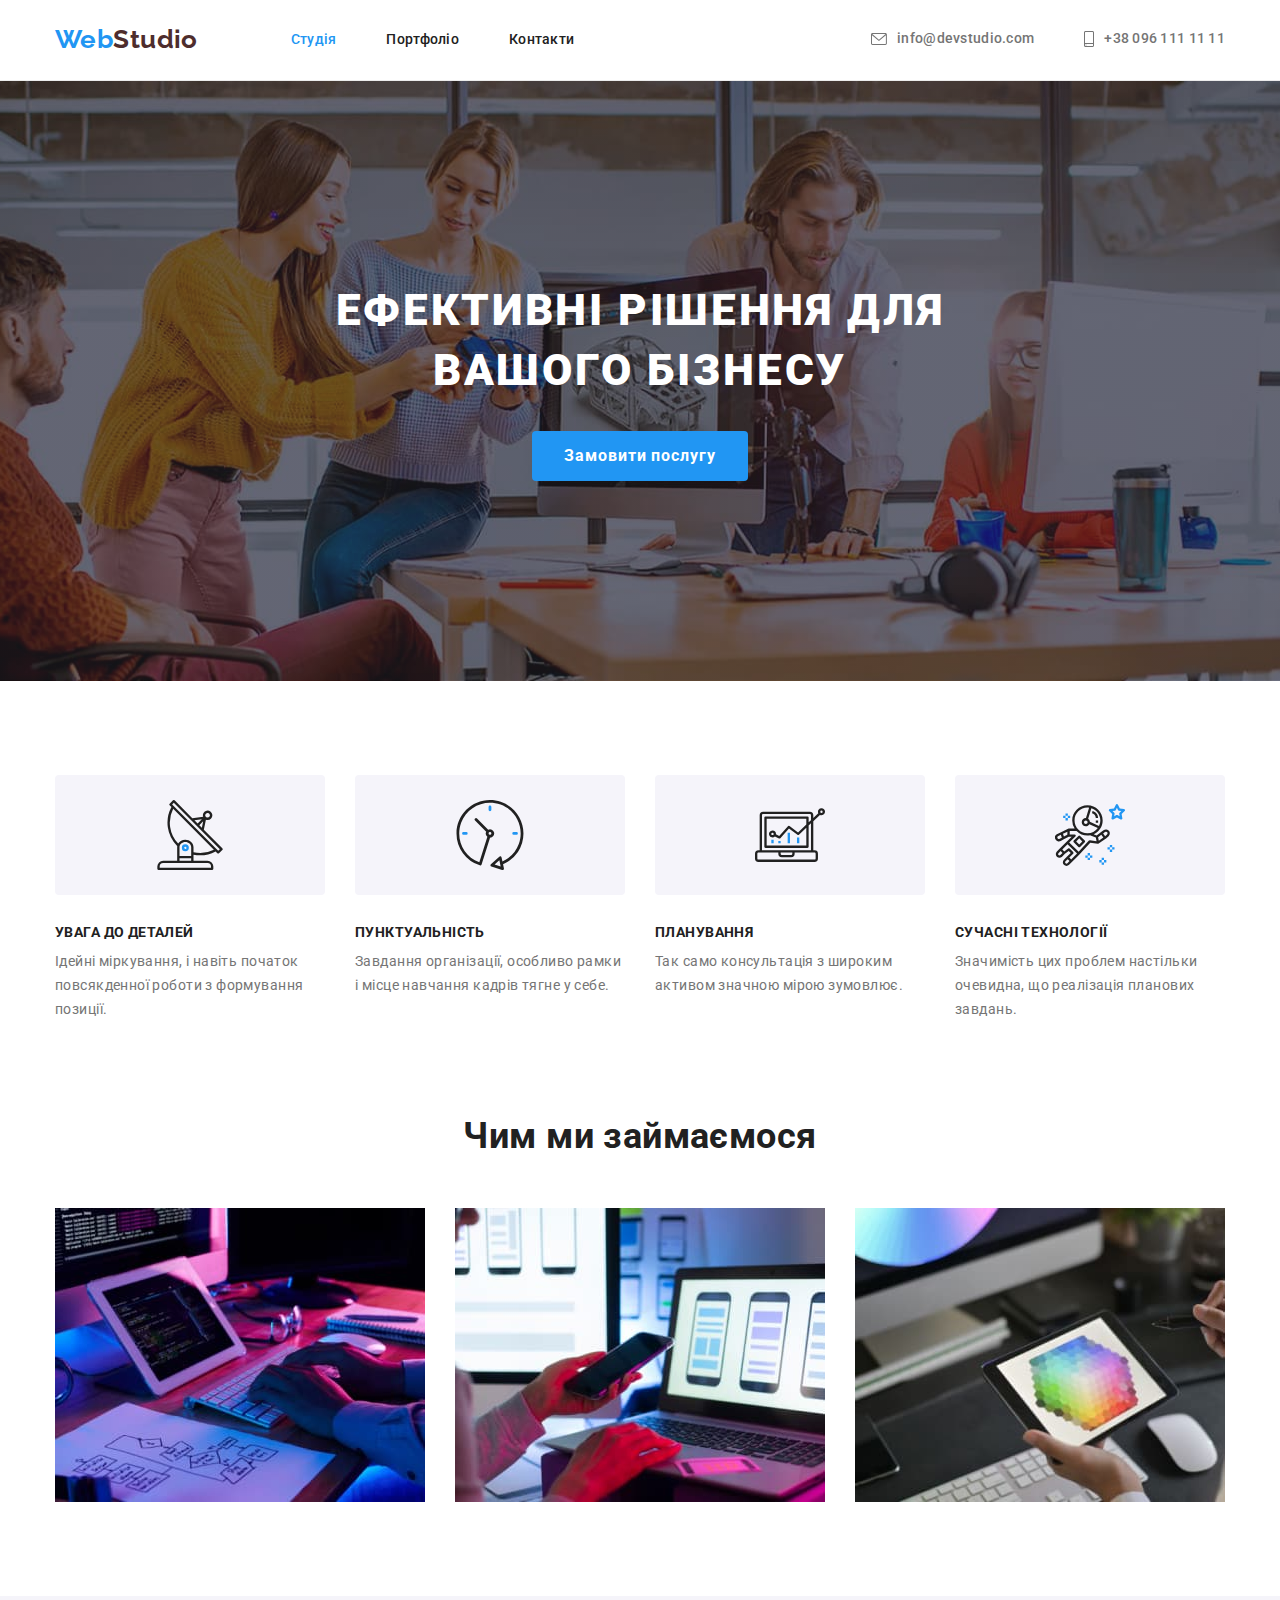
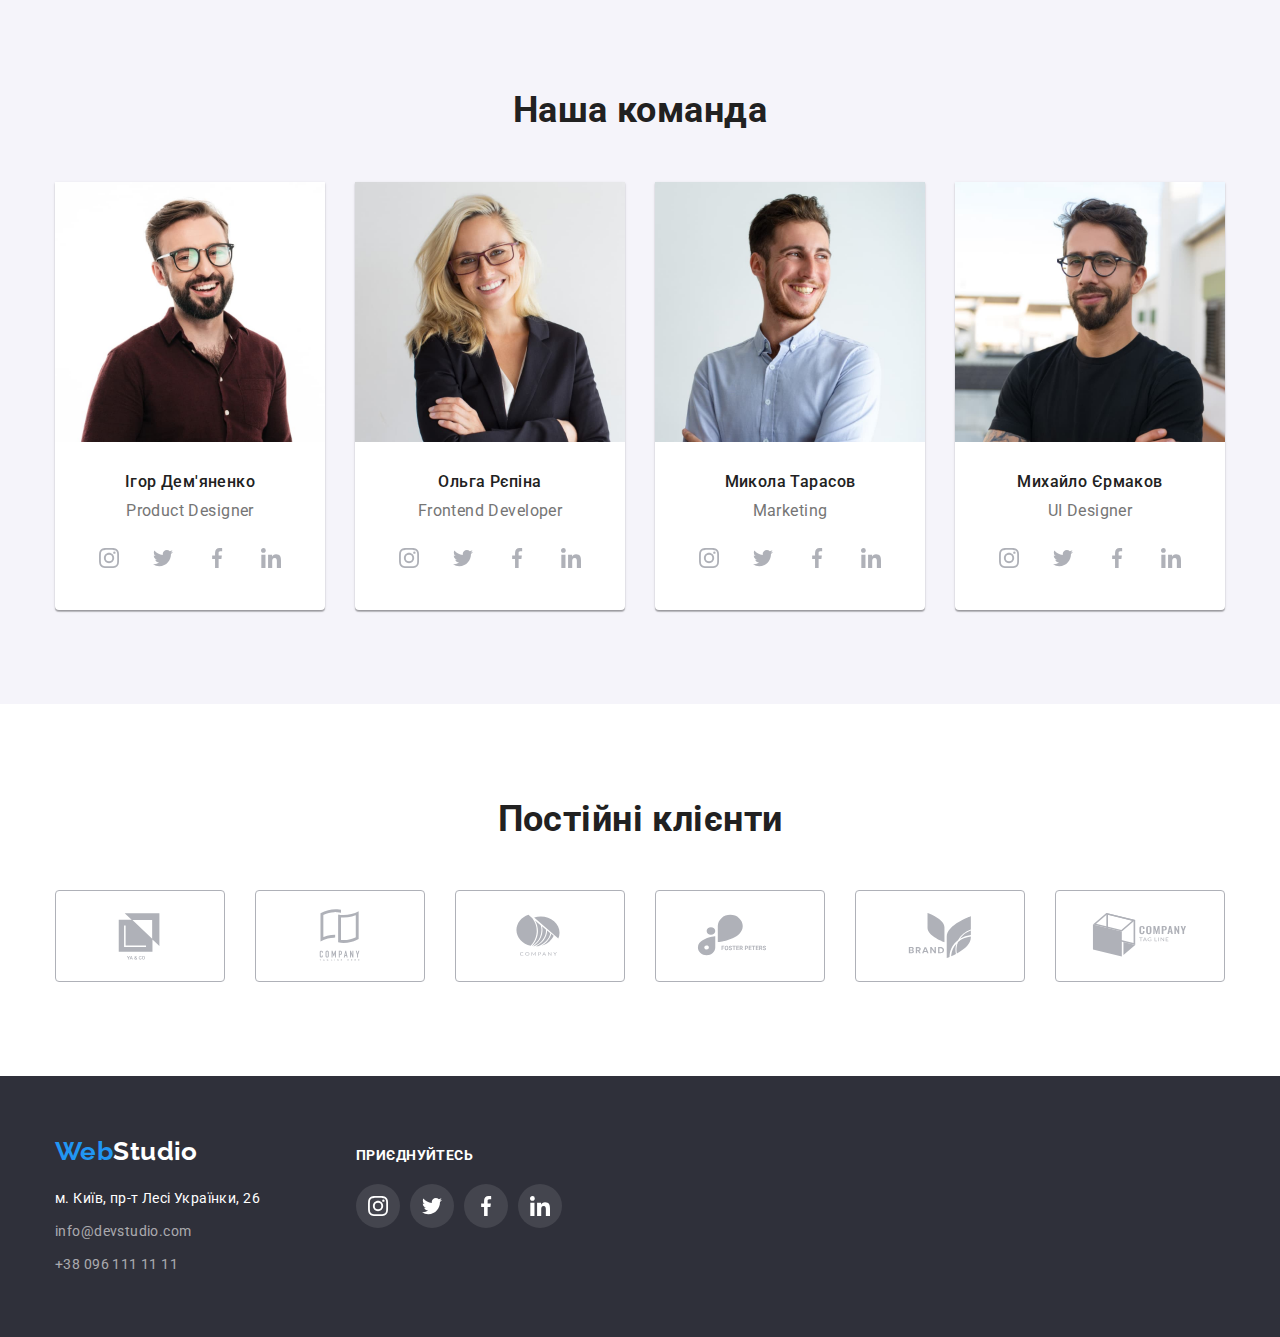
<file: index.html>
<!DOCTYPE html>
<html lang="uk">
<head>
  <meta charset="UTF-8">
  <meta http-equiv="X-UA-Compatible" content="IE=edge">
  <meta name="viewport" content="width=device-width, initial-scale=1.0">
  <title>Студія</title>
  <link rel="preconnect" href="https://fonts.googleapis.com">
  <link rel="preconnect" href="https://fonts.gstatic.com" crossorigin>
  <link href="https://fonts.googleapis.com/css2?family=Raleway:wght@700&family=Roboto:wght@400;500;700;900&display=swap"
    rel="stylesheet">
  <link rel="stylesheet" href="https://cdnjs.cloudflare.com/ajax/libs/modern-normalize/1.1.0/modern-normalize.min.css">
  <link rel="stylesheet" href="./css/styles.css">
  
</head>
<body>  
  <header class="header">
    <div class="container">
      <nav class="site-nav">
        <a class="logo-header" href="./index.html" lang="en">Web<span class="logo-black">Studio</span></a>
        <ul class="sub-nav list">
          <li class="item"><a class="link active" href="./index.html">Студія</a></li>
          <li class="item"><a class="link" href="./portfolio.html">Портфоліо</a></li>
          <li class="item"><a class="link" href="#">Контакти</a></li>
        </ul>
      </nav>
      <ul class="contacts-header list">
        <li class="item">
          <a class="link" href="mailto:info@devstudio.com" lang="en">
            <svg class="mail header-icon" width="16px" height="12px">
              <use href="./images/icons.svg#icon-envelope"></use>
            </svg>
          info@devstudio.com</a>
        </li>
        <li class="item">
          <a class="link" href="tel:+380961111111">
            <svg class="phone header-icon" width="10px" height="16px">
              <use href="./images/icons.svg#icon-smartphone"></use>
            </svg>
          +38 096 111 11 11</a>
        </li>
      </ul>
    </div>
  </header>
  
  <main>
    <section class="hero section">
      <div class="container">
        <h1 class="title">Ефективні рішення для вашого бізнесу</h1>
        <button class="btn" type="button">Замовити послугу</button>
      </div>
    </section>
    
    <section class="features section">
      <div class="container">
        <!-- h2 Особливості скритий-->
        <h2 class="title">Особливості</h2>
        <ul class="items list">
          <li class="item">
            <div class="features-wrap">
              <svg class="features-icon">
                <use href="./images/icons.svg#icon-antenna"></use>
              </svg>
            </div>
            <h3 class="subtitle">УВАГА ДО ДЕТАЛЕЙ</h3>
            <p class="text">Ідейні міркування, і навіть початок повсякденної роботи з формування позиції.</p>
          </li>
          <li class="item">
            <div class="features-wrap">
              <svg class="features-icon">
                <use href="./images/icons.svg#icon-clock"></use>
              </svg>
            </div>
            <h3 class="subtitle">ПУНКТУАЛЬНІСТЬ</h3>
            <p class="text">Завдання організації, особливо рамки і місце навчання кадрів тягне у себе.</p>
          </li>
          <li class="item">
            <div class="features-wrap">
              <svg class="features-icon">
                <use href="./images/icons.svg#icon-diagram"></use>
              </svg>
            </div>
            <h3 class="subtitle">ПЛАНУВАННЯ</h3>
            <p class="text">Так само консультація з широким активом значною мірою зумовлює.</p>
          </li>
          <li class="item">
            <div class="features-wrap">
              <svg class="features-icon">
                <use href="./images/icons.svg#icon-astronaut"></use>
              </svg>
            </div>
            <h3 class="subtitle">СУЧАСНІ ТЕХНОЛОГІЇ</h3>
            <p class="text">Значимість цих проблем настільки очевидна, що реалізація планових завдань.</p>
          </li>
        </ul>      
      </div>
    </section>
    
    <section class="services section">
      <div class="container">
        <h2 class="title">Чим ми займаємося</h2>
        <ul class="items list">
          <li><img class="img" src="./images/typing.jpg" alt="людина верстає сайт" width="370"></li>
          <li><img class="img" src="./images/smartphone.jpg" alt="людина створює интерфейс" width="370"></li>
          <li><img class="img" src="./images/color-palette.jpg" alt="людина створює дизайн" width="370"></li>
        </ul>
      </div>
    </section>
    
    <section class="team section">
      <div class="container">
        <h2 class="title">Наша команда</h2>
        <ul class="items list">
          <li class="item">
            <img class="img" src="./images/igor-demyanenko.jpg" alt="Ігор Дем'яненко" width="270">
            <div class="info-box">
              <h3 class="subtitle">Ігор Дем'яненко</h3>
              <p class="text" lang="en">Product Designer</p>
              <ul class="social-media">
                <li class="social-item">
                  <a class="socials-link" href="#">
                    <svg class="social-media-icon" width="20px" height="20px">
                      <use href="./images/icons.svg#icon-instagram"></use>
                    </svg>
                  </a>
                </li>
                <li class="social-item">
                  <a class="socials-link" href="#">
                    <svg class="social-media-icon" width="20px" height="20px">
                      <use href="./images/icons.svg#icon-twitter"></use>
                    </svg>
                  </a>
                </li>
                <li class="social-item">
                  <a class="socials-link" href="#">
                    <svg class="social-media-icon" width="20px" height="20px">
                      <use href="./images/icons.svg#icon-facebook"></use>
                    </svg></a>
                </li>
                <li class="social-item">
                  <a class="socials-link" href="#">
                    <svg class="social-media-icon" width="20px" height="20px">
                      <use href="./images/icons.svg#icon-linkedin"></use>
                    </svg></a>
                </li>
              </ul>
            </div>
          </li>
          <li class="item">
            <img class="img" src="./images/olga-repina.jpg" alt="Ольга Рєпіна" width="270">
            <div class="info-box">
              <h3 class="subtitle">Ольга Рєпіна</h3>
              <p class="text" lang="en">Frontend Developer</p>
              <ul class="social-media">
                <li class="social-item">
                  <a class="socials-link" href="#">
                    <svg class="social-media-icon" width="20px" height="20px">
                      <use href="./images/icons.svg#icon-instagram"></use>
                    </svg>
                  </a>
                </li>
                <li class="social-item">
                  <a class="socials-link" href="#">
                    <svg class="social-media-icon" width="20px" height="20px">
                      <use href="./images/icons.svg#icon-twitter"></use>
                    </svg>
                  </a>
                </li>
                <li class="social-item">
                  <a class="socials-link" href="#">
                    <svg class="social-media-icon" width="20px" height="20px">
                      <use href="./images/icons.svg#icon-facebook"></use>
                    </svg></a>
                </li>
                <li class="social-item">
                  <a class="socials-link" href="#">
                    <svg class="social-media-icon" width="20px" height="20px">
                      <use href="./images/icons.svg#icon-linkedin"></use>
                    </svg></a>
                </li>
              </ul>
            </div>
          </li>
          <li class="item">
            <img class="img" src="./images/mykola-tarasov.jpg" alt="Микола Тарасов" width="270">
            <div class="info-box">
              <h3 class="subtitle">Микола Тарасов</h3>
              <p class="text" lang="en">Marketing</p>
              <ul class="social-media">
                <li class="social-item">
                  <a class="socials-link" href="#">
                    <svg class="social-media-icon" width="20px" height="20px">
                      <use href="./images/icons.svg#icon-instagram"></use>
                    </svg>
                  </a>
                </li>
                <li class="social-item">
                  <a class="socials-link" href="#">
                    <svg class="social-media-icon" width="20px" height="20px">
                      <use href="./images/icons.svg#icon-twitter"></use>
                    </svg>
                  </a>
                </li>
                <li class="social-item">
                  <a class="socials-link" href="#">
                    <svg class="social-media-icon" width="20px" height="20px">
                      <use href="./images/icons.svg#icon-facebook"></use>
                    </svg></a>
                </li>
                <li class="social-item">
                  <a class="socials-link" href="#">
                    <svg class="social-media-icon" width="20px" height="20px">
                      <use href="./images/icons.svg#icon-linkedin"></use>
                    </svg></a>
                </li>
              </ul>
            </div>
          </li>
          <li class="item">
            <img class="img" src="./images/myhailo-ermakov.jpg" alt="Михайло Єрмаков" width="270">
            <div  class="info-box">
              <h3 class="subtitle">Михайло Єрмаков</h3>
              <p class="text" lang="en">UI Designer</p>
              <ul class="social-media">
                <li class="social-item">
                  <a class="socials-link" href="#">
                    <svg class="social-media-icon" width="20px" height="20px">
                      <use href="./images/icons.svg#icon-instagram"></use>
                    </svg>
                  </a>
                </li>
                <li class="social-item">
                  <a class="socials-link" href="#">
                    <svg class="social-media-icon" width="20px" height="20px">
                      <use href="./images/icons.svg#icon-twitter"></use>
                    </svg>
                  </a>
                </li>
                <li class="social-item">
                  <a class="socials-link" href="#">
                    <svg class="social-media-icon" width="20px" height="20px">
                      <use href="./images/icons.svg#icon-facebook"></use>
                    </svg></a>
                </li>
                <li class="social-item">
                  <a class="socials-link" href="#">
                    <svg class="social-media-icon" width="20px" height="20px">
                      <use href="./images/icons.svg#icon-linkedin"></use>
                    </svg></a>
                </li>
              </ul>
            </div>
          </li>
        </ul>
      </div>
    </section>

    <section class="clients section">
      <div class="container">
        <h2 class="title">Постійні клієнти</h2>
        <ul class="clients-list">
          <li class="item">
            <a class="link" href="#">
              <svg class="clients-icon" width="106px" height="60px">
                <use href="./images/icons.svg#icon-Logo"></use>
              </svg>
            </a>
          </li>
          <li class="item">
            <a class="link" href="#">
              <svg class="clients-icon" width="106px" height="60px">
                <use href="./images/icons.svg#icon-Logo1"></use>
              </svg>
            </a>
          </li>
          <li class="item">
            <a class="link" href="#">
              <svg class="clients-icon" width="106px" height="60px">
                <use href="./images/icons.svg#icon-Logo2"></use>
              </svg>
            </a>
          </li>
          <li class="item">
            <a class="link" href="#">
              <svg class="clients-icon" width="106px" height="60px">
                <use href="./images/icons.svg#icon-Logo3"></use>
              </svg>
            </a>
          </li>
          <li class="item">
            <a class="link" href="#">
              <svg class="clients-icon" width="106px" height="60px">
                <use href="./images/icons.svg#icon-Logo4"></use>
              </svg>
            </a>
          </li>
          <li class="item">
            <a class="link" href="#">
              <svg class="clients-icon" width="106px" height="60px">
                <use href="./images/icons.svg#icon-Logo5"></use>
              </svg>
            </a>
          </li>
        </ul>
      </div>
    </section>


  </main>

  <footer class="footer">
    <div class="container">
      <ul class="footer-list">
        <li>
          <div class="address-wrap">
            <a class="logo-footer" href="./index.html" lang="en">Web<span class="logo-white">Studio</span></a>
            <address>
              <ul class="contacts-footer list">
                <li class="item"><a class="link address" href="https://goo.gl/maps/fWf7DQZ6pMGL4R4Q6" target="_blank">м.
                    Київ,
                    пр-т Лесі
                    Українки, 26</a></li>
                <li class="item"><a class="link" href="mailto:info@devstudio.com" lang="en">info@devstudio.com</a></li>
                <li class="item"><a class="link" href="tel:+380961111111">+38 096 111 11 11</a></li>
              </ul>
            </address>
          </div>
        </li>
        <li>
          <p class="footer-join-text">приєднуйтесь</p>
          <ul class="social-media">
            <li class="social-item">
              <a class="socials-link" href="#">
                <svg class="social-media-icon" width="20px" height="20px">
                  <use href="./images/icons.svg#icon-instagram"></use>
                </svg>
              </a>
            </li>
            <li class="social-item">
              <a class="socials-link" href="#">
                <svg class="social-media-icon" width="20px" height="20px">
                  <use href="./images/icons.svg#icon-twitter"></use>
                </svg>
              </a>
            </li>
            <li class="social-item">
              <a class="socials-link" href="#">
                <svg class="social-media-icon" width="20px" height="20px">
                  <use href="./images/icons.svg#icon-facebook"></use>
                </svg></a>
            </li>
            <li class="social-item">
              <a class="socials-link" href="#">
                <svg class="social-media-icon" width="20px" height="20px">
                  <use href="./images/icons.svg#icon-linkedin"></use>
                </svg></a>
            </li>
          </ul>
        </li>
      </ul>
    </div>
  </footer>
  
</body>
</html>
</file>
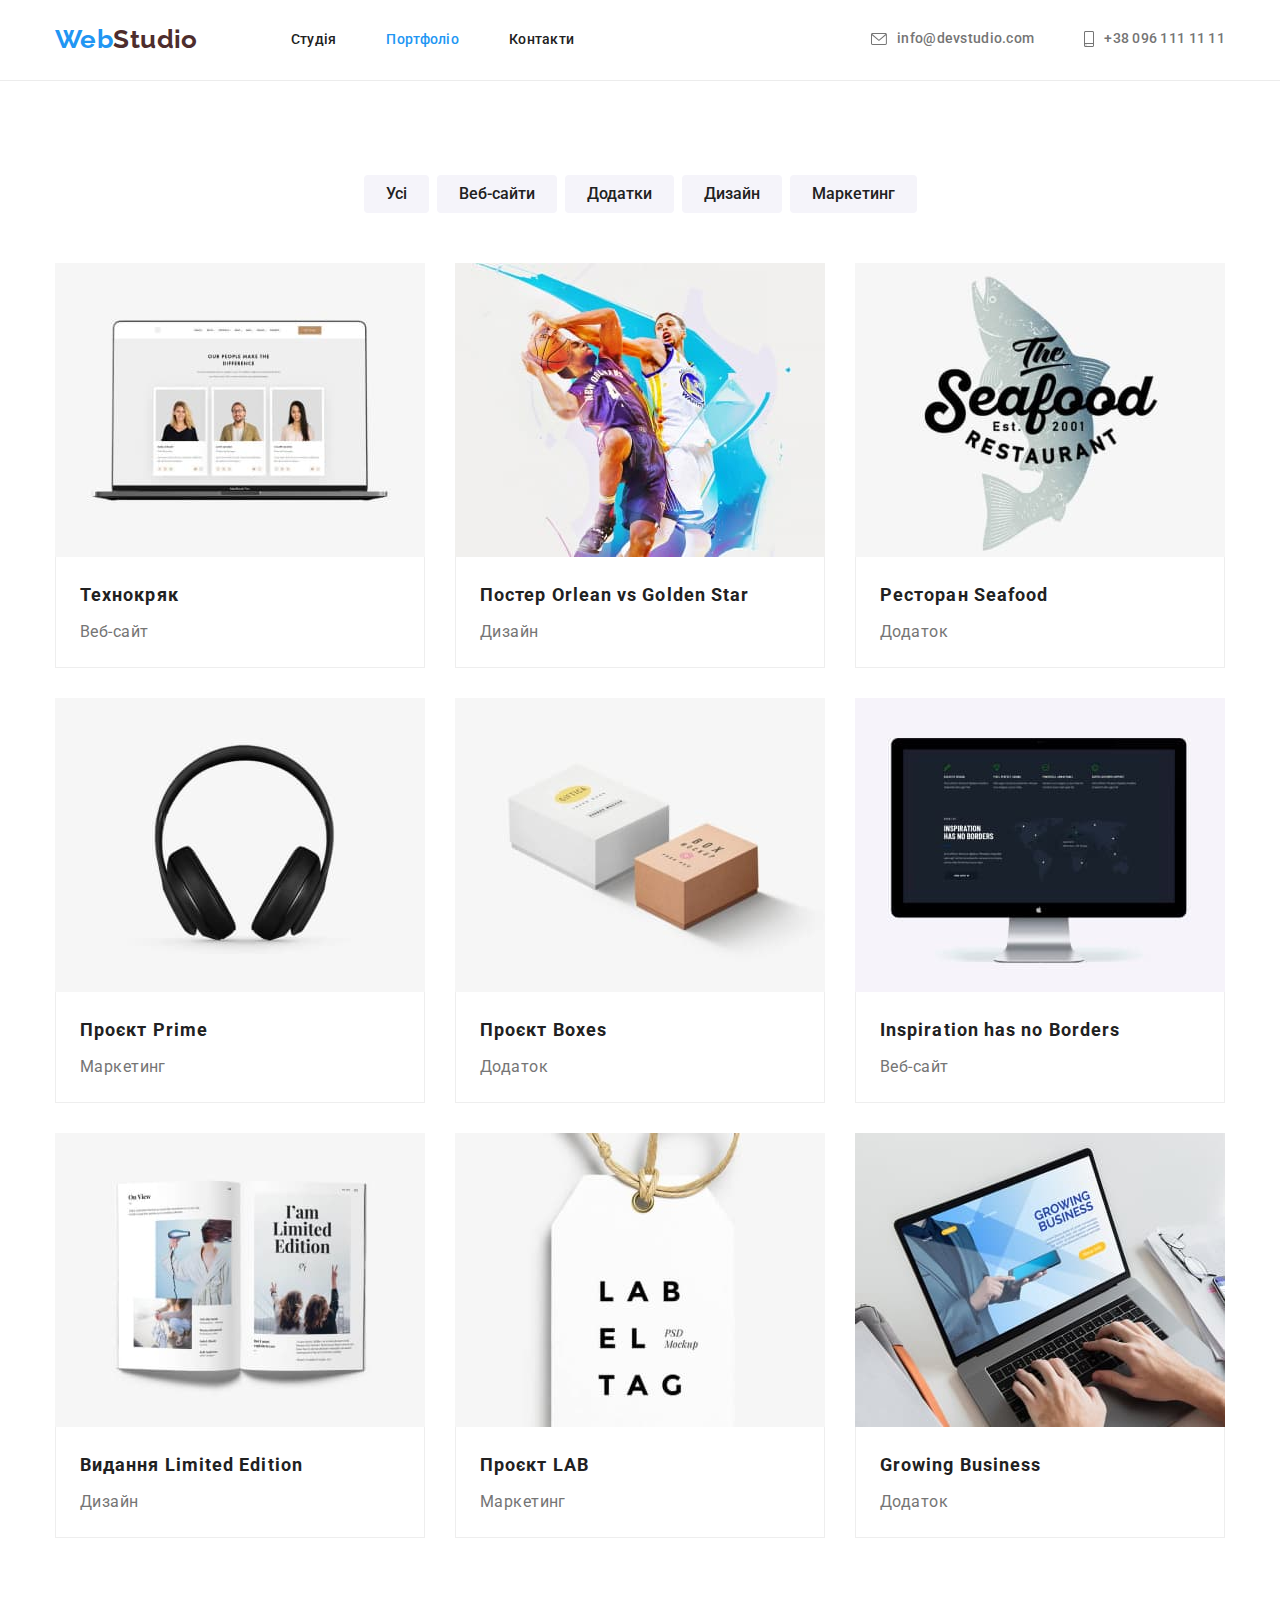
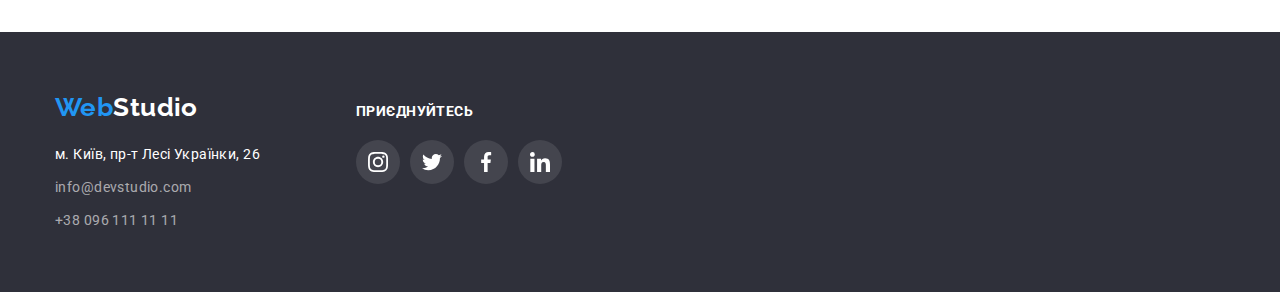
<file: portfolio.html>
<!DOCTYPE html>
<html lang="uk">
<head>
  <meta charset="UTF-8">
  <meta http-equiv="X-UA-Compatible" content="IE=edge">
  <meta name="viewport" content="width=device-width, initial-scale=1.0">
  <title>Портфоліо</title>
  <link rel="preconnect" href="https://fonts.googleapis.com">
  <link rel="preconnect" href="https://fonts.gstatic.com" crossorigin>
  <link href="https://fonts.googleapis.com/css2?family=Raleway:wght@700&family=Roboto:wght@400;500;700;900&display=swap"
    rel="stylesheet">
  <link rel="stylesheet" href="https://cdnjs.cloudflare.com/ajax/libs/modern-normalize/1.1.0/modern-normalize.min.css">
  <link rel="stylesheet" href="./css/styles.css">

</head>
<body>
  <header class="header">
    <div class="container">
      <nav class="site-nav">
        <a class="logo-header" href="./index.html" lang="en">Web<span class="logo-black">Studio</span></a>
        <ul class="sub-nav list">
          <li class="item"><a class="link" href="./index.html">Студія</a></li>
          <li class="item"><a class="link active" href="./portfolio.html">Портфоліо</a></li>
          <li class="item"><a class="link" href="#">Контакти</a></li>
        </ul>
      </nav>
      <ul class="contacts-header list">
        <li class="item">
          <a class="link" href="mailto:info@devstudio.com" lang="en">
            <svg class="mail header-icon" width="16px" height="12px">
              <use href="./images/icons.svg#icon-envelope"></use>
            </svg>
            info@devstudio.com</a>
        </li>
        <li class="item">
          <a class="link" href="tel:+380961111111">
            <svg class="phone header-icon" width="10px" height="16px">
              <use href="./images/icons.svg#icon-smartphone"></use>
            </svg>
            +38 096 111 11 11</a>
        </li>
      </ul>
    </div>
  </header>

  <main>
    <section class="portfolio section">
      <div class="container">
        <!-- h1 Портфоліо скритий-->
        <h1 class="title">Портфоліо</h1>
        <ul class="filter-buttons list">
          <li><button class="btn" type="button">Усі</button></li>
          <li><button class="btn" type="button">Веб-сайти</button></li>
          <li><button class="btn" type="button">Додатки</button></li>
          <li><button class="btn" type="button">Дизайн</button></li>
          <li><button class="btn" type="button">Маркетинг</button></li>
        </ul>
        
        <ul class="items list">
          <li class="item">
            <a href="#">
              <img class="portfolio-img" src="./images/web-site.jpg" alt="леп-топ з веб-сайтом" width="370">
              <div class="portfolio-description">
                <h2 class="subtitle">Технокряк</h2>
                <p class="text">Веб-сайт</p>
              </div>  
            </a>
          </li>
        
          <li class="item">
            <a href="#">
              <img class="portfolio-img" src="./images/basketball-players.jpg" alt="два професійних баскетболісти" width="370">
              <div class="portfolio-description">
                <h2 class="subtitle">Постер <span lang="en">Orlean vs Golden Star</span></h2>
                <p class="text">Дизайн</p>
              </div>
            </a>
          </li>
        
          <li class="item">
            <a href="#">
              <img class="portfolio-img" src="./images/seafood-restaurant-logo.jpg" alt="" width="370">
              <div class="portfolio-description">
                <h2 class="subtitle">Ресторан <span lang="en">Seafood</span></h2>
                <p class="text">Додаток</p>
              </div>  
            </a>
          </li>
        
          <li class="item">
            <a href="#">
              <img class="portfolio-img" src="./images/headphones.jpg" alt="" width="370">
              <div class="portfolio-description">
                <h2 class="subtitle">Проєкт <span lang="en">Prime</span></h2>
                <p class="text">Маркетинг</p>
              </div>  
            </a>
          </li>
        
          <li class="item">
            <a href="#">
              <img class="portfolio-img" src="./images/product-boxes.jpg" alt="" width="370">
              <div class="portfolio-description">
                <h2 class="subtitle">Проєкт <span lang="en">Boxes</span></h2>
                <p class="text">Додаток</p>
              </div>  
            </a>
          </li>
        
          <li class="item">
            <a href="#">
              <img class="portfolio-img" src="./images/computer-screen.jpg" alt="" width="370">
              <div class="portfolio-description">
                <h2 class="subtitle" lang="en">Inspiration has no Borders</h2>
                <p class="text">Веб-сайт</p>
              </div>  
            </a>
          </li>
        
          <li class="item">
            <a href="#">
              <img class="portfolio-img" src="./images/magazine-illustration.jpg" alt="" width="370">
              <div class="portfolio-description">
                <h2 class="subtitle">Видання <span lang="en">Limited Edition</span></h2>
                <p class="text">Дизайн</p>
              </div>  
            </a>
          </li>
        
          <li class="item">
            <a href="#">
              <img class="portfolio-img" src="./images/label-tag.jpg" alt="" width="370">
              <div class="portfolio-description">
                <h2 class="subtitle">Проєкт <span lang="en">LAB</span></h2>
                <p class="text">Маркетинг</p>
              </div>  
            </a>
          </li>
        
          <li class="item">
            <a href="#">
              <img class="portfolio-img" src="./images/laptop-screen.jpg" alt="" width="370">
              <div class="portfolio-description">
                <h2 class="subtitle" lang="en">Growing Business</h2>
                <p class="text">Додаток</p>
              </div>  
            </a>
          </li>
        </ul>
      </div>
    </section>

  </main>
  
  <footer class="footer">
    <div class="container">
      <ul class="footer-list">
        <li>
          <div class="address-wrap">
            <a class="logo-footer" href="./index.html" lang="en">Web<span class="logo-white">Studio</span></a>
            <address>
              <ul class="contacts-footer list">
                <li class="item"><a class="link address" href="https://goo.gl/maps/fWf7DQZ6pMGL4R4Q6" target="_blank">м.
                    Київ,
                    пр-т Лесі
                    Українки, 26</a></li>
                <li class="item"><a class="link" href="mailto:info@devstudio.com" lang="en">info@devstudio.com</a></li>
                <li class="item"><a class="link" href="tel:+380961111111">+38 096 111 11 11</a></li>
              </ul>
            </address>
          </div>
        </li>
        <li>
          <p class="footer-join-text">приєднуйтесь</p>
          <ul class="social-media">
            <li class="social-item">
              <a class="socials-link" href="#">
                <svg class="social-media-icon" width="20px" height="20px">
                  <use href="./images/icons.svg#icon-instagram"></use>
                </svg>
              </a>
            </li>
            <li class="social-item">
              <a class="socials-link" href="#">
                <svg class="social-media-icon" width="20px" height="20px">
                  <use href="./images/icons.svg#icon-twitter"></use>
                </svg>
              </a>
            </li>
            <li class="social-item">
              <a class="socials-link" href="#">
                <svg class="social-media-icon" width="20px" height="20px">
                  <use href="./images/icons.svg#icon-facebook"></use>
                </svg></a>
            </li>
            <li class="social-item">
              <a class="socials-link" href="#">
                <svg class="social-media-icon" width="20px" height="20px">
                  <use href="./images/icons.svg#icon-linkedin"></use>
                </svg></a>
            </li>
          </ul>
        </li>
      </ul>
    </div>
  </footer>
  </body>
</html>
</file>
<file: css/styles.css>
html {
  box-sizing: border-box;
}

*,
*::before,
*::after {
  box-sizing: inherit;
}

/* font primary and buttons color #757575 */
/* font title color #212121 */
/* white font color #FFFFFF */
/* accent color #2196F3 */
/* header logo font #000000 */
/* footer contacts font rgba(255, 255, 255, 0.6) */

/* primary background color #FFFFFF */
/* secondary background color #F5F4FA */
/* hero and footer background color #2F303A */
/* active btn #188CE8 */

:root {
  --primary-color: #757575;
  --title-color: #212121;
  --accent-color: #2196F3;
  --white-font-color: #FFFFFF;
  --header-logo-color: #4e2d2d;
  --footer-contacts-color: rgba(255, 255, 255, 0.6);
  --primary-background-color: #FFFFFF;
  --secondary-background-color: #F5F4FA;
  --hero-footer-background-color: #2F303A;
  --hero-background-color: #C4C4C4;
  --active-btn: #188CE8;
  --card-border: #EEEEEE;
  --border-line: #ECECEC;
  --icon-color: #AFB1B8;
}


body {
  font-family: 'Roboto', sans-serif;
  font-size: 14px;
  letter-spacing: 0.03em;
  color: var(--primary-color);
  background-color: var(--primary-background-color);
}




.container {
  width: 1200px;
  padding-left: 15px;
  padding-right: 15px;
  margin-left: auto;
  margin-right: auto;
}

.section {
  padding-top: 94px;
  padding-bottom: 94px;
  text-align: center;
}

a {
  text-decoration: none;
  color: inherit
}

h1,
h2,
h3,
p {
  margin-top: 0;
  margin-bottom: 0;
}

ul {
  margin-top: 0;
  margin-bottom: 0;
  padding: 0;
  list-style-type: none;
}

li {
  line-height: initial;
}


/*---------------------------- Header--------------------------- */

.header {
  margin-left: auto;
  margin-right: auto;
  border-bottom: 1px solid var(--border-line);
}

.logo-header {
  font-family: 'Raleway', sans-serif;
  font-weight: 700;
  font-size: 26px;
  line-height: 1.19;
  color: var(--accent-color);
  margin-right: 93px;
}

.logo-black {
  color: var(--header-logo-color);
}

.header .container {
  display: flex;
  justify-content: space-between;
  align-items: center;
  padding-top: 24px;
  padding-bottom: 25px;
}

.site-nav {
  display: flex;
}

.sub-nav {
  display: flex;
  align-items: center;
}

.contacts-header {
  display: flex;
  align-items: center;
}

.sub-nav .link {
  font-weight: 500;
  line-height: 1.14;
  letter-spacing: 0.02em;
  padding: 4px 0 5px;
  color: var(--title-color);
}

.sub-nav .item:not(:last-child) {
  margin-right: 50px;
}

.site-nav .active {
  color: var(--accent-color);
}

.site-nav .link:hover,
.site-nav .link:focus {
  color: var(--accent-color);
}

.contacts-header .link {
  display: flex;
  align-items: center;
  font-weight: 500;
  line-height: 1.14;
  letter-spacing: 0.02em;
  padding: 4px 0 5px;
}

.contacts-header .item:first-child {
  margin-right: 50px;
}

.contacts-header .link:hover,
.contacts-header .link:focus {
  color: var(--accent-color);
}

.header-icon {
  fill: currentColor;
  margin-right: 10px;
}

/*-----------------------------Studio page-Hero------------------------------- */
.hero-photo {
  max-width: 1600px;
  min-height: 600px;
  margin-left: auto;
  margin-right: auto;
  background-image: url(../images/web-team.jpg);
  background-size: cover;
  background-repeat: no-repeat;
  background-position: center;
}
.hero.section {
  margin-left: auto;
  margin-right: auto;
  padding: 200px 0;
  text-align: center;
  max-width: 1600px;
  background-image: linear-gradient(to right, rgba(47, 48, 58, 0.4),rgba(47, 48, 58, 0.4)), url(../images/web-team.jpg);
  background-size: cover;
  background-repeat: no-repeat;
  background-position: center;
  background-color: var(--hero-background-color);
}

.hero .title {
  max-width: 696px;
  font-weight: 900;
  font-size: 44px;
  line-height: 1.36;
  letter-spacing: 0.06em;
  text-transform: uppercase;
  color: var(--white-font-color);
  min-width: 696px;
  margin: 0 auto 30px;
}

.hero .btn {
  display: inline-block;
  font-weight: 700;
  font-size: 16px;
  line-height: 1.87;
  letter-spacing: 0.06em;
  min-width: 216px;
  border-radius: 4px;
  border-style: none;
  padding: 10px 32px;
  color: var(--white-font-color);
  background-color: var(--accent-color);
}

.hero .btn:hover,
.hero .btn:focus {
  background-color: var(--active-btn);
  box-shadow: 0px 4px 4px rgba(0, 0, 0, 0.15);
  cursor: pointer;
}


/*-----------------------Studio page - Features----------------------------------*/

/*!-- h2 Особливості скритий-->*/
.features .title {
  position: absolute;
  width: 1px;
  height: 1px;
  margin: -1px;
  border: 0;
  padding: 0;
  white-space: nowrap;
  clip-path: inset(100%);
  clip: rect(0 0 0 0);
  overflow: hidden;
}

.features-wrap {
  width: 270px;
  height: 120px;
  border-radius: 4px;
  margin-bottom: 30px;
  text-align: center;
  padding: 25px 0;
  background-color: var(--secondary-background-color);
}

.features-icon {
  width: 70px;
  height: 70px;
}

.features.section {
  margin-left: auto;
  margin-right: auto;
  text-align: center;
}

.features .item:not(:last-child) {
  margin-right: 30px;
}

.features .items {
  display: flex;
}

.features .subtitle {
  font-weight: 700;
  font-size: 14px;
  line-height: 1.14;
  text-transform: uppercase;
  text-align: left;
  color: var(--title-color);
  width: 270px;
  margin-bottom: 10px;
}

.features .text {
  line-height: 1.71;
  text-align: left;
  width: 270px;
}

/* -------------------------Studio page - Services------------------------------ */

.services.section {
  margin-left: auto;
  margin-right: auto;
  padding-top: 0;
  text-align: center;
}

.services .title {
  font-weight: 700;
  font-size: 36px;
  line-height: 1.16;
  color: var(--title-color);
  text-align: center;
  min-width: 366px;
  margin-bottom: 50px;
}

.services .items {
  display: flex;
  justify-content: space-between;
  gap: 30px;
}

.services .img {
  display: block;
}

/*------------------------- Studio page - Team---------------------------------- */

.team.section {
  margin-left: auto;
  margin-right: auto;
  background-color: var(--secondary-background-color);
}

.team .title {
  font-weight: 700;
  font-size: 36px;
  line-height: 1.16;
  color: var(--title-color);
  text-align: center;
  min-width: 264px;
  margin-bottom: 50px;
}

.team .items {
  display: flex;
  justify-content: space-between;
  gap: 30px;
}

.team .item {
  width: 270px;
  text-align: center;
  border-radius: 0 0 4px 4px;
  box-shadow: 0px 1px 3px rgba(0, 0, 0, 0.12), 0px 1px 1px rgba(0, 0, 0, 0.14), 0px 2px 1px rgba(0, 0, 0, 0.2);
  background-color: var(--primary-background-color);
}

.team .img {
  display: block;
}

.team .subtitle {
  font-weight: 500;
  font-size: 16px;
  line-height: 1.19;
  color: var(--title-color);
  margin-bottom: 10px;
}

.team .text {
  font-size: 16px;
  line-height: 1.19;
  margin-bottom: 16px;
}

.team .info-box {
  padding: 30px 0;
}

.social-media {
  display: flex;
  justify-content: center;
  align-items: center;
}

/*--Social media Icons--*/

.social-media .socials-link {
  display: flex;
  justify-content: center;
  align-items: center;
  width: 44px;
  height: 44px;
  border-radius: 50%;
  background-color: var(--primary-background-color);
}

.social-media .socials-link:hover,
.social-media .socials-link:focus {
  background-color: var(--accent-color);
}

.social-media .socials-link:hover .social-media-icon,
.social-media .socials-link:focus .social-media-icon {
  fill: var(--white-font-color)
}

.social-media .social-item:not(:last-child) {
  margin-right: 10px;
}

.social-media-icon {
  fill: var(--icon-color);
}

.footer .socials-link{
  background: rgba(255, 255, 255, 0.1);
}

.footer .social-media-icon {
  fill: var(--white-font-color);
}

/*--------------------Studio page - Clients-------------------*/

.clients .title {
  font-weight: 700;
  font-size: 36px;
  line-height: 1.17;
  margin-bottom: 50px;
  color: var(--title-color);
}

.clients-list {
  display: flex;
  justify-content: center;
  align-items: center;
}

.clients .link {
  display: flex;
  justify-content: center;
  align-items: center;
  width: 170px;
  height: 92px;
  color: var(--icon-color);
  background-color: var(--primary-background-color);
  border: 1px solid var(--icon-color);
  border-radius: 4px;
}

.clients .item:not(:last-child) {
  margin-right: 30px;
}

.clients-icon {
  fill: currentColor;
}

.clients .link:hover,
.clients .link:focus {
  color: var(--accent-color);
  border: 1px solid var(--accent-color);
}

/* ------------------------Portfolio page - Buttons--------------------------------- */

.portfolio.section {
  margin-left: auto;
  margin-right: auto;
}

.filter-buttons {
  display: flex;
  justify-content: center;
  margin-bottom: 50px;
}

.filter-buttons>li:not(:last-child) {
  margin-right: 8px;
}

.portfolio .btn {
  display: inline-block;
  font-weight: 500;
  font-size: 16px;
  line-height: 1.63;
  text-align: center;
  border-radius: 4px;
  padding: 6px 22px;
  border-style: none;
  color: var(--title-color);
  background-color: var(--secondary-background-color);
}

.portfolio .btn:hover,
.portfolio .btn:focus {
  color: var(--white-font-color);
  background-color: var(--accent-color);
  box-shadow: 0px 3px 1px rgba(0, 0, 0, 0.1), 0px 1px 2px rgba(0, 0, 0, 0.08), 0px 2px 2px rgba(0, 0, 0, 0.12);
  cursor: pointer;
}

/* ----------------------Portfolio - work samples--------------------------------- */

/*-- h1 Портфоліо скритий--*/
.portfolio .title {
  position: absolute;
  width: 1px;
  height: 1px;
  margin: -1px;
  border: 0;
  padding: 0;
  white-space: nowrap;
  clip-path: inset(100%);
  clip: rect(0 0 0 0);
  overflow: hidden;
}

.portfolio .items {
  display: flex;
  flex-wrap: wrap;
  justify-content: space-between;
  gap: 30px; 
}

.portfolio-description {
  width: 370px;
  border: 1px solid var(--card-border);
  border-top: none;
  background-color: var(--primary-background-color);
  padding: 20px 24px;
}

.portfolio-img {
  display: block;
}

.portfolio .subtitle {
  width: 322px;
  font-weight: 700;
  font-size: 18px;
  line-height: 2;
  text-align: left;
  letter-spacing: 0.06em;
  color: var(--title-color);
  margin-bottom: 4px;
}

.portfolio .text {
  width: 322px;
  font-size: 16px;
  line-height: 1.87;
  text-align: left;
}

.portfolio .item:hover,
.portfolio .item:focus {
  box-shadow: 0px 1px 1px rgba(0, 0, 0, 0.12),
  0px 4px 4px rgba(0, 0, 0, 0.06),
  1px 4px 6px rgba(0, 0, 0, 0.16);
}


/* ------------------------------Footer------------------------------------- */

.footer {
  margin-left: auto;
  margin-right: auto;
  background-color: var(--hero-footer-background-color);
}

.footer-list {
  display: flex;
  align-items: baseline;
}

.address-wrap {
  min-width: 231px;
  margin-right: 70px;
}

.footer-join-text {
  font-weight: 700;
  line-height: 1.14;
  text-transform: uppercase;
  margin-bottom: 20px;
  color: var(--white-font-color);
}

.logo-footer {
  display: inline-block;
  font-family: 'Raleway', sans-serif;
  font-weight: 700;
  font-size: 26px;
  line-height: 1.19;
  color: var(--accent-color);
  margin-bottom: 20px;
}

.logo-white {
  color: var(--white-font-color);
}

.contacts-footer .link {
  display: inline-block;
  font-style: normal;
  line-height: 1.71;
  color: var(--footer-contacts-color);
}

.contacts-footer .item:not(:last-child) {
  margin-bottom: 9px;
}

.contacts-footer .address {
  color: var(--white-font-color);
}
 
.contacts-footer .link:hover,
.contacts-footer .link:focus {
  color: var(--accent-color);
}

.footer .container {
  padding: 60px 15px;
}
</file>
